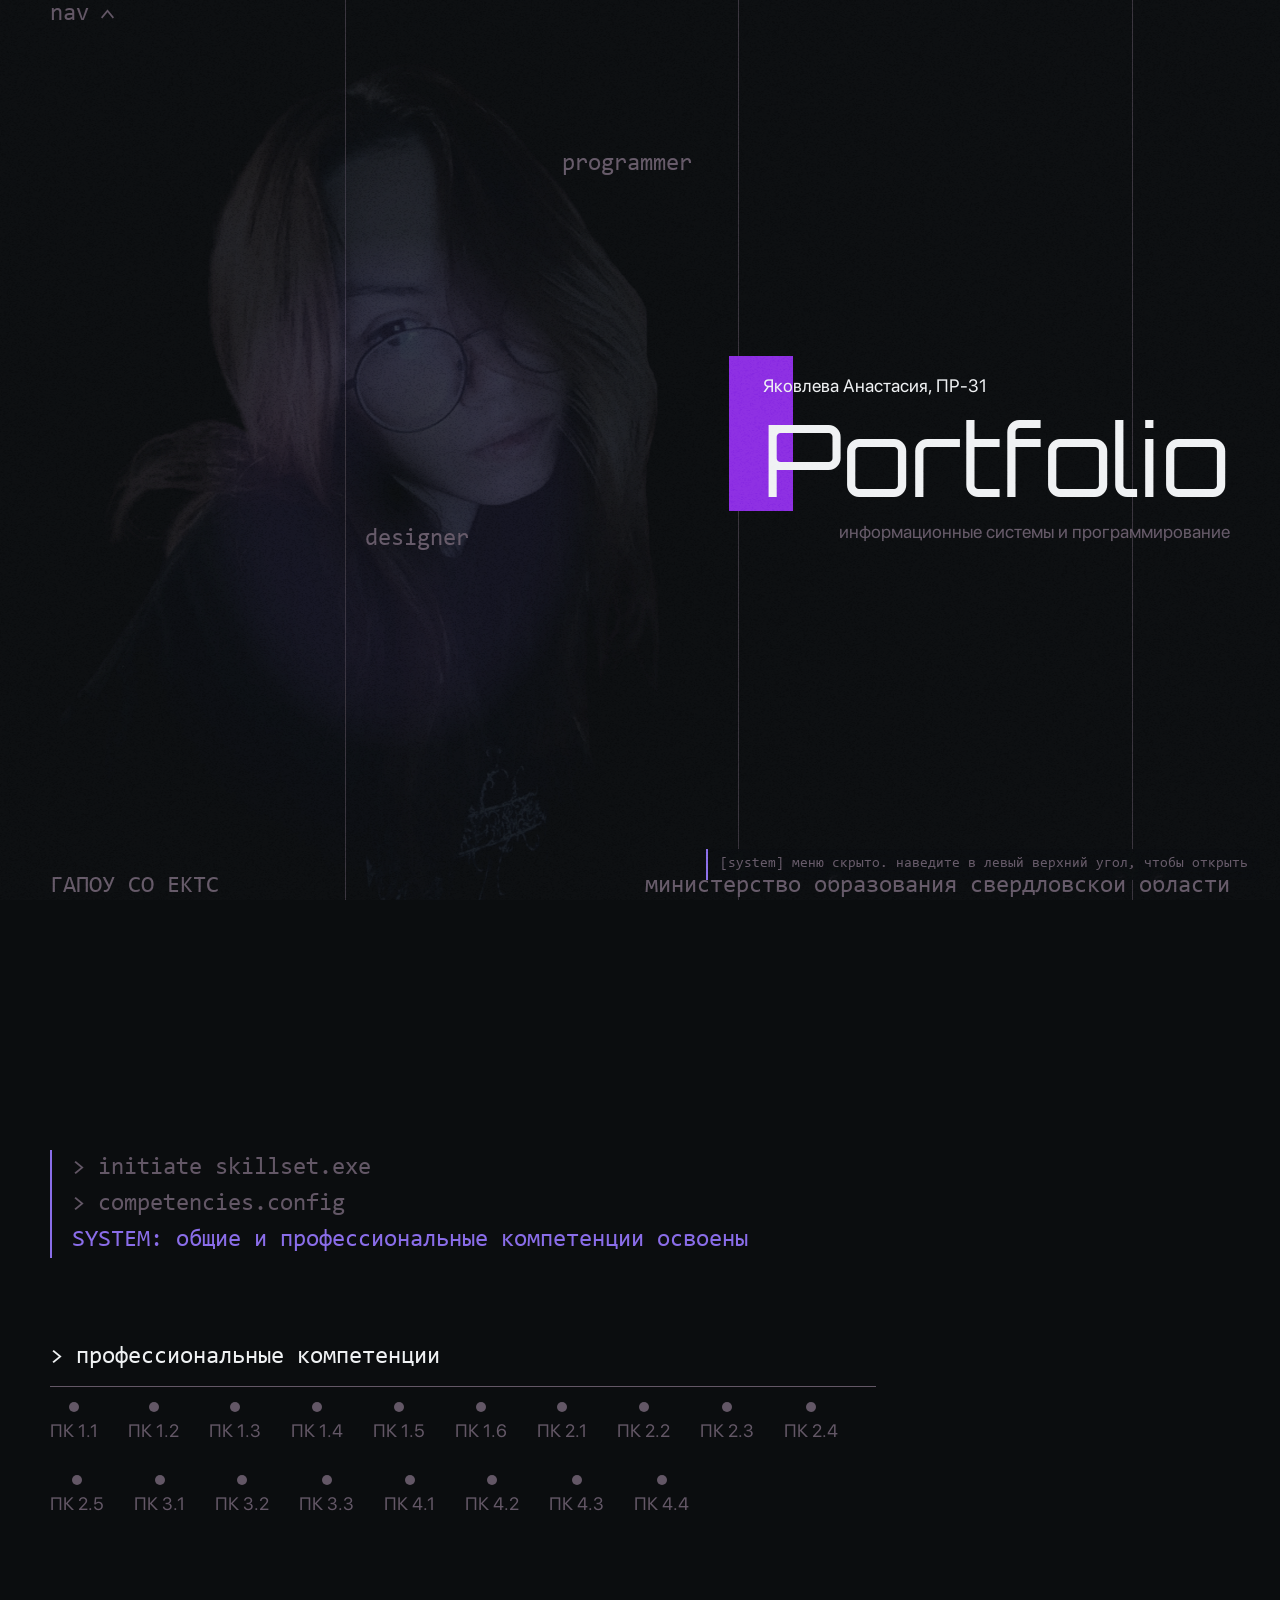
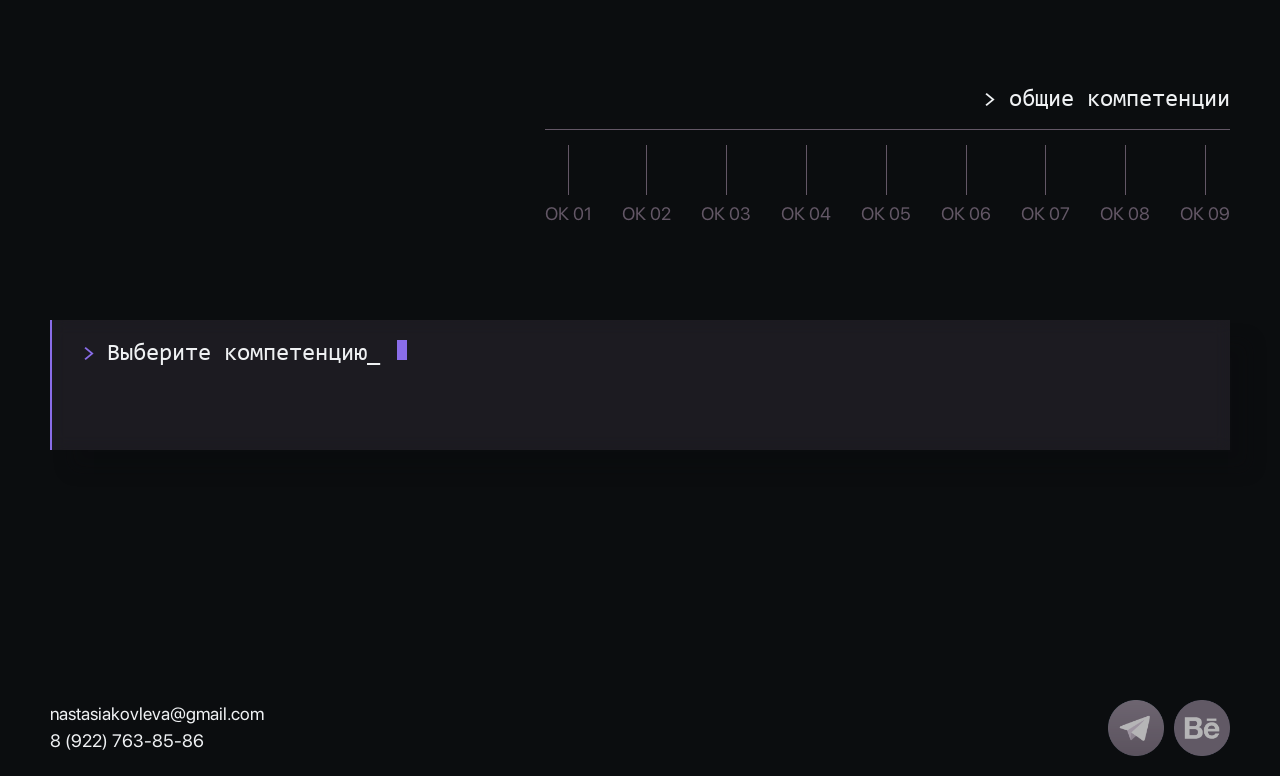
<file: index.html>
<!DOCTYPE html>
<html lang="ru">
<head>
    <meta charset="UTF-8">
    <meta name="viewport" content="width=device-width, initial-scale=1.0">
    <link rel="stylesheet" href="css/style.css">
    <link rel="stylesheet" href="css/main-style.css">
    <title>Главная</title>
</head>
<body>
    <main>
        <div class="nav">
            <p class="text nav-arrow">nav</p>
            <div class="menu">
                <a class="text" href="index.html"><span>> main</span></a>
                <a class="text" href="./pages/about.html">> about</a>
                <a class="text" href="./pages/achievments.html">> achievments</a>
                <a class="text" href="./pages/works.html">> works</a>
                <a class="text" href="./pages/documents.html">> documents</a>
                <a class="text" href="./pages/patriot.html">> patriot</a>
            </div>
        </div>
        
        <div class="line"></div>
        <div class="line"></div>
        <div class="line"></div>
        
        <img id="main-photo" src="./img/main photo.png" alt="Anastasia"/>

        <div class="title-block">
            <div class="title">
                <div class="rect"></div>
                <p class="small-text">Яковлева Анастасия, ПР-31</p>
                <h1>Portfolio</h1>
            </div>
            <p class="small-text" id="is">информационные системы и программирование</p>
        </div>

        <p class="text" id="top">programmer</p>
        <p class="text" id="bot">designer</p>

        <p class="text" id="left-bottom">ГАПОУ СО ЕКТС</p>
        <p class="text" id="right-bottom">министерство образования свердловской области</p>
    </main>

    <section class="section-competencies">
        <div class="system-header">
            <p class="text">> initiate skillset.exe</p>
            <p class="text">> competencies.config</p>
            <p class="text">SYSTEM: общие и профессиональные компетенции освоены</p>
        </div>

        <div class="competencies-container" id="competenciesContainer">
            <!-- сюда из js подгружаются ок и пк  -->
        </div>

        <div class="terminal-panel glass-panel" id="terminal">
            <div class="terminal-line">
                <span class="prompt text">></span>
                <span class="competence-output text">Выберите компетенцию_</span>
                <span class="cursor"></span>
            </div>
        </div>
    </section> 

    <footer>
        <div class="contacts">
            <p class="small-text">nastasiakovleva@gmail.com</p>
            <p class="small-text">8 (922) 763-85-86</p>
        </div>
        <div class="social">
            <a href="https://t.me/nnstessee" class="social-icon tg"></a>
            <a href="https://www.behance.net/nnstessee" class="social-icon bh"></a>
        </div>
    </footer> 

    <script src="./js/animation-script.js"></script>
    <script src="./js/menu-script.js"></script>
    <script src="./js/competencies-script.js"></script>
    <script src="./js/hint-script.js"></script>
    <script>hint('.section-competencies', "[system] меню скрыто. наведите в левый верхний угол, чтобы открыть")</script>
</body>
</html>
</file>
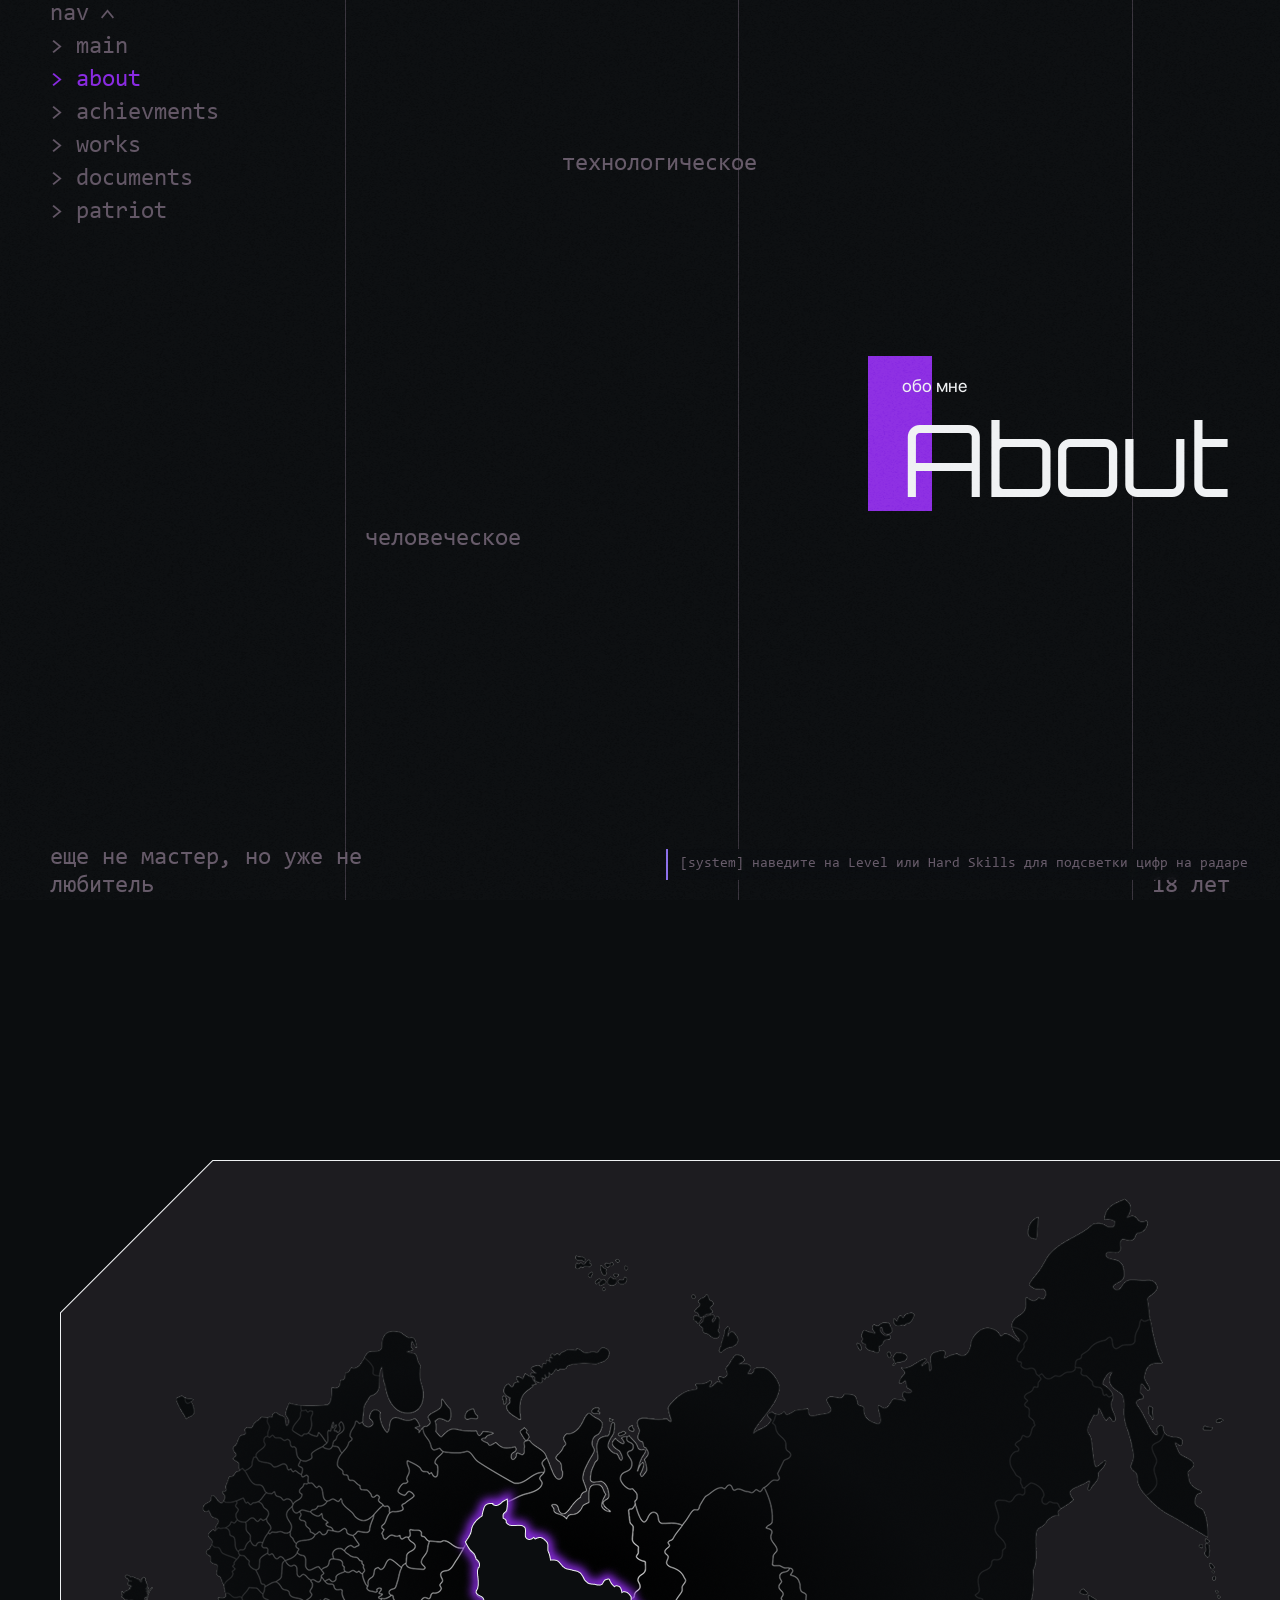
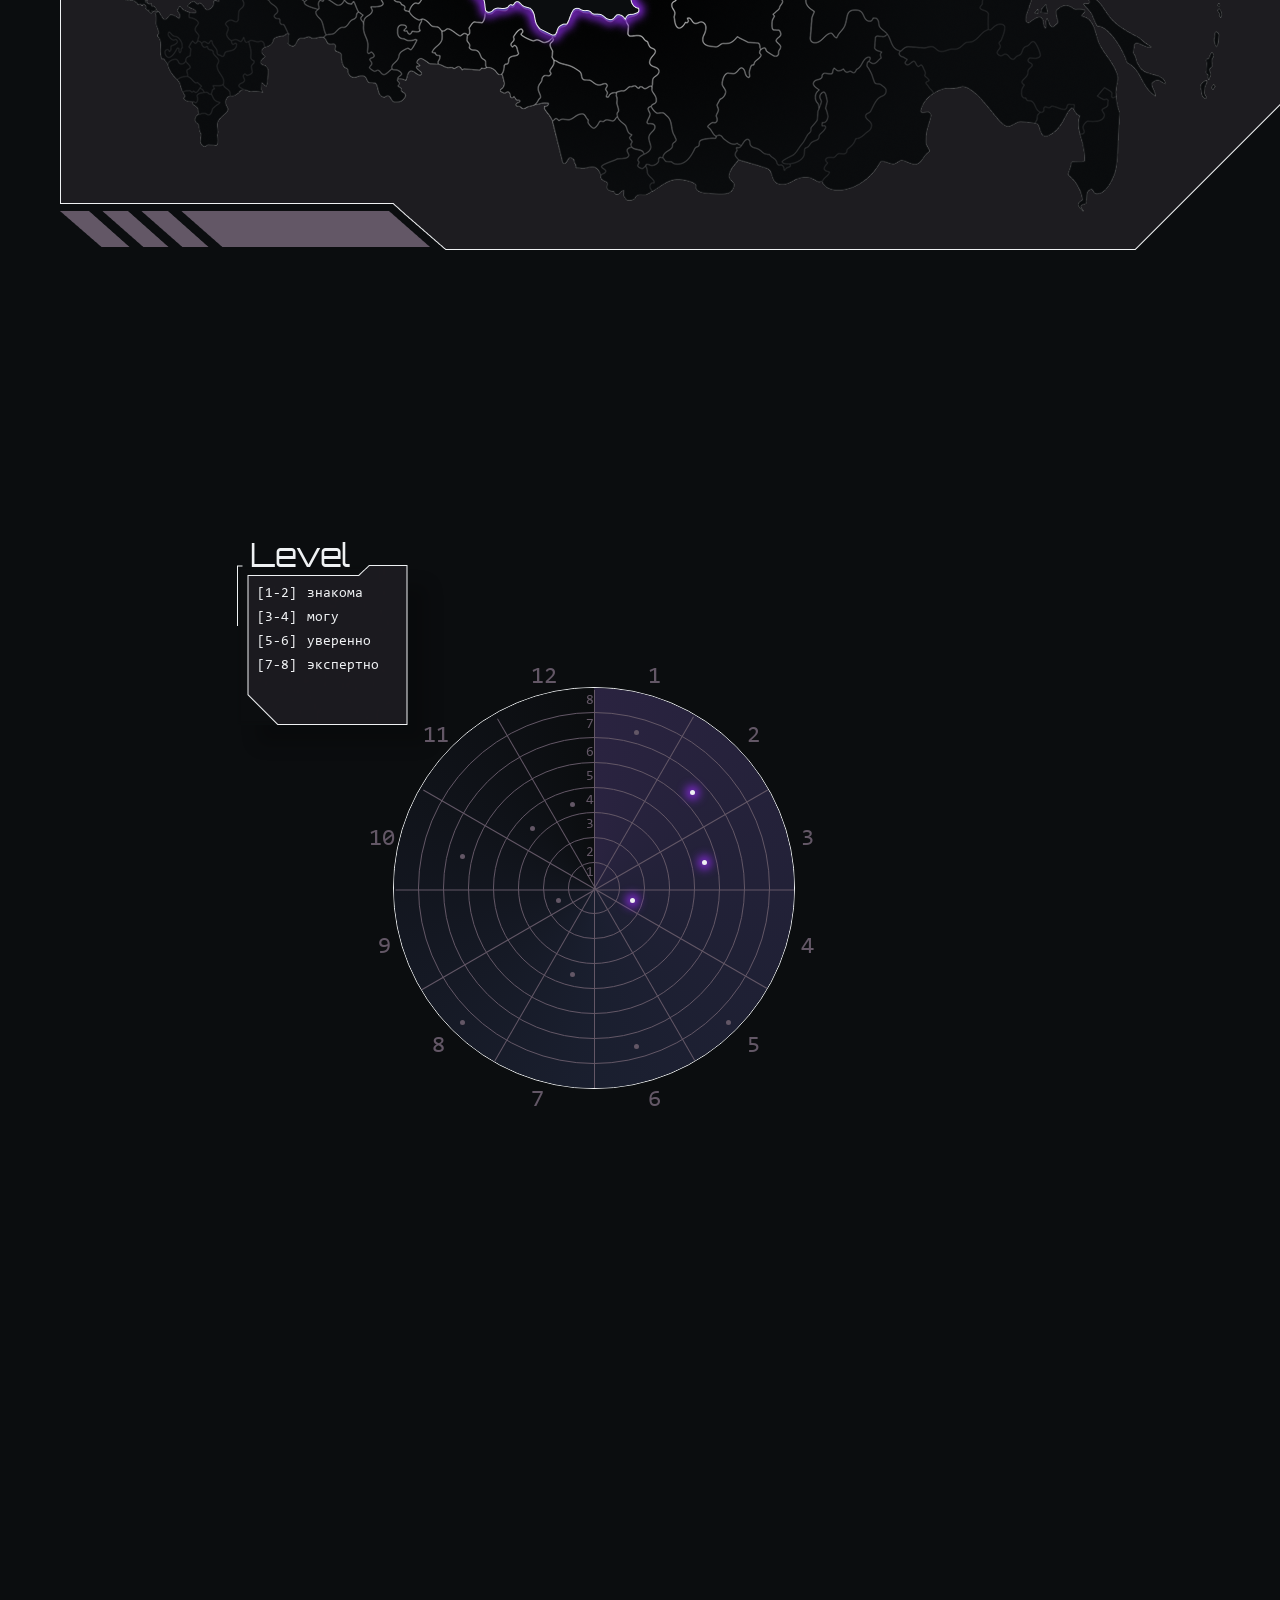
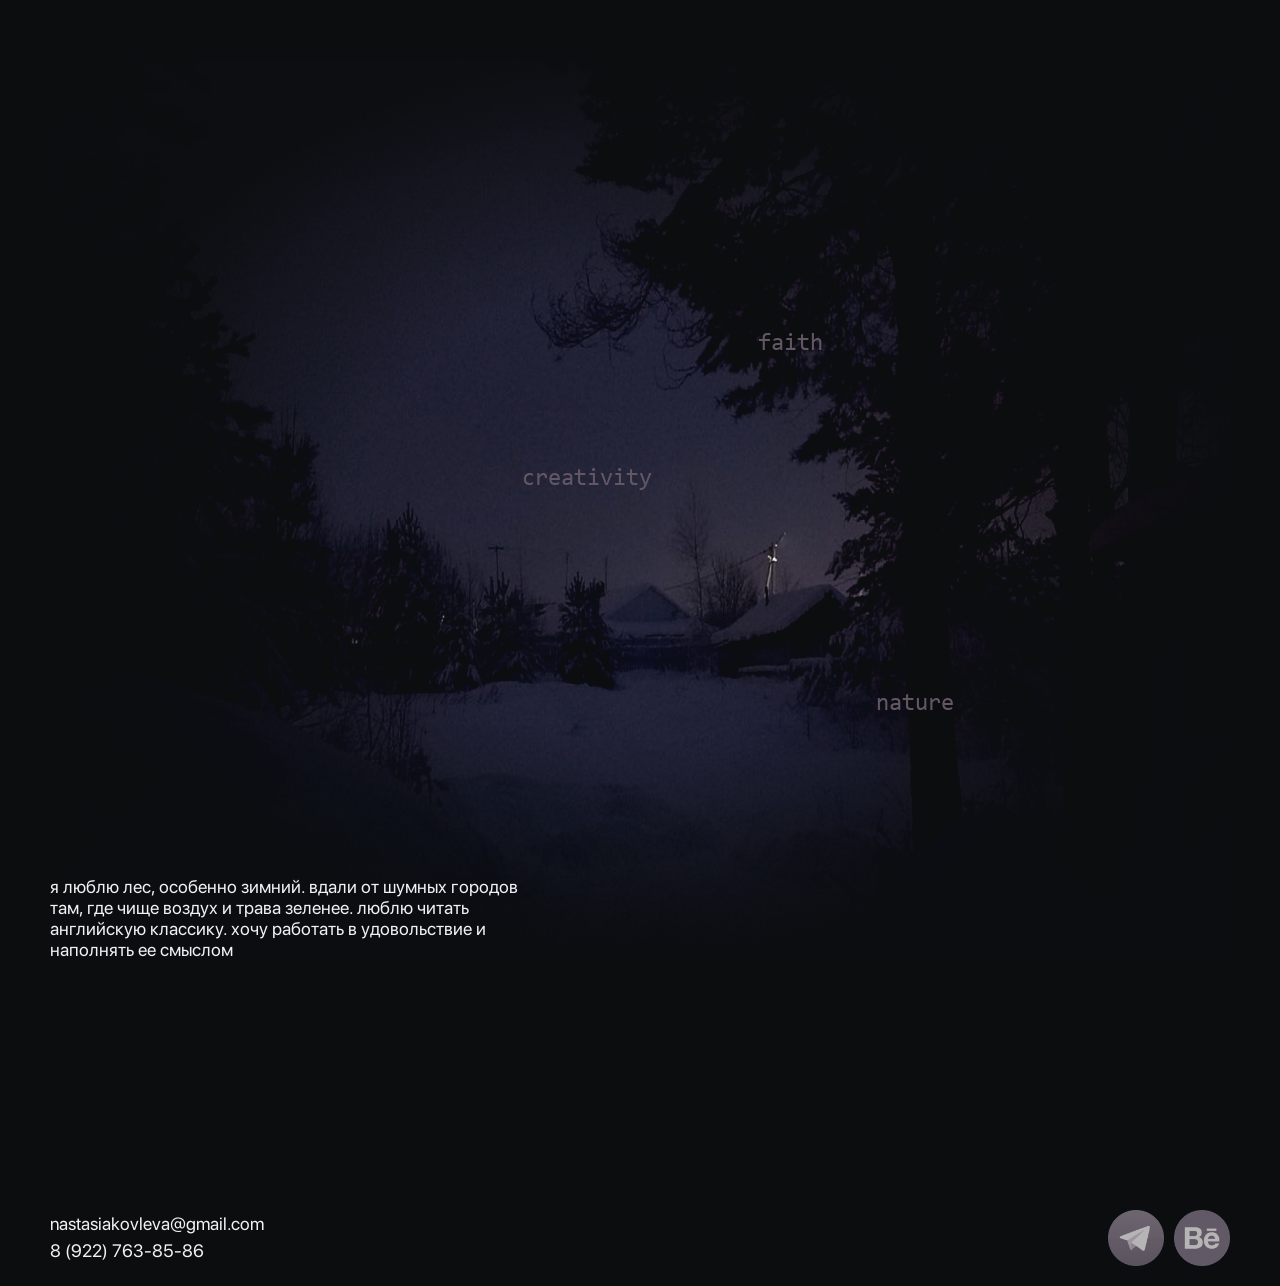
<file: pages/about.html>
<!DOCTYPE html>
<html lang="ru">
<head>
    <meta charset="UTF-8">
    <meta name="viewport" content="width=device-width, initial-scale=1.0">
    <link rel="stylesheet" href="../css/style.css">
    <link rel="stylesheet" href="../css/about-style.css">
    <title>О себе</title>
</head>
<body>
    <main>
        <div class="nav">
            <p class="text nav-arrow">nav</p>
            <div class="menu">
                <a class="text" href="../index.html">> main</a>
                <a class="text" href="about.html"><span>> about</span></a>
                <a class="text" href="achievments.html">> achievments</a>
                <a class="text" href="works.html">> works</a>
                <a class="text" href="documents.html">> documents</a>
                <a class="text" href="patriot.html">> patriot</a>
            </div>
        </div>

        <div class="line"></div>
        <div class="line"></div>
        <div class="line"></div>

        <div class="title-block">
            <div class="title">
                <div class="rect"></div>
                <p class="small-text">обо мне</p>
                <h1>About</h1>
            </div>
        </div>

        <p class="text" id="top">технологическое</p>
        <p class="text" id="bot">человеческое</p>

        <p class="text" id="left-bottom">еще не мастер, но уже не любитель</p>
        <p class="text" id="right-bottom">18 лет</p>
    </main>
    
    <section class="map-section">
        <div class="map-panel panel">
            <div class="map-container">
                <img src="../img/backgrounds/map-panel.png" alt="map" class="bg">
            </div>
            
            <h2>Russia Map</h2>

            <div class="point active"></div>
            <div class="point active"></div>
            <div class="point active"></div>
            
            <svg class="lines" viewBox="0 0 1005 805" preserveAspectRatio="none">  
                <polyline points="1,355 1,180 127,1 490,1" class="panel-line"/>
                <polyline points="880,1 1001,1 1001,270" class="panel-line"/>
                <polyline points="877,801 1001,627" class="panel-line"/>
                <circle cx="1001" cy="627" r="3" fill="#EFF1F3"/>
                <polyline points="877,802 690,802" class="panel-line"/>
                <circle cx="690" cy="802" r="3" fill="#EFF1F3"/>

                <polyline points="343,430 343,244 210,244" class="city-line"/>
                <polyline points="385,460 385,310 530,310" class="city-line"/>
                <polyline points="310,535 310,645 160,645" class="city-line"/>
            </svg>

            <div class="city">
                <p class="small-text">Алябьевский</p>
                <p class="smallest-text">spawn point</p>
            </div>
            <div class="city">
                <p class="small-text">Ханты-Мансийск</p>
                <p class="smallest-text">region capital</p>
            </div>
            <div class="city">
                <p class="small-text">Екатеринбург</p>
                <p class="smallest-text">current session</p>
            </div>
        </div>
        <div class="data-panel-container panel">
            <div class="data-panel">
                <div class="data-container">
                    <img src="../img/backgrounds/data-panel.png" alt="data" class="bg">
                </div>
                
                <h3>Data</h3>
                
                <svg class="lines" viewBox="0 0 315 400" preserveAspectRatio="none">  
                    <polyline points="1,120 1,20 20,20" class="panel-line"/>
                    <polyline points="255,1 312,1 312,105 295,120 295,167 312,185 312,300" class="panel-line"/>
                    <polyline points="45,398 3,360" class="panel-line"/>
                    <circle cx="3" cy="360" r="3" fill="#EFF1F3"/>
                    <polyline points="45,398 120,398" class="panel-line"/>
                    <circle cx="120" cy="398" r="3" fill="#EFF1F3"/>

                    <circle cx="310" cy="123" r="3" fill="#635766"/>
                    <circle cx="310" cy="143" r="3" fill="#635766"/>
                    <circle cx="310" cy="163" r="3" fill="#635766"/>
                </svg>

                <div class="data-content">
                    <p class="smallest-text">[04.12.2007]</p>
                    <p class="smallest-text">день рождения</p>
                    <p class="smallest-text">[2014-2023]</p>
                    <p class="smallest-text">МБОУ Алябьевская СОШ</p>
                    <p class="smallest-text">[2023-2027]</p>
                    <p class="smallest-text">ГАПОУ СО ЕКТС</p>
                    <p class="smallest-text">[676]</p>
                    <p class="smallest-text">км от дома</p>
                    <p class="smallest-text">[165]</p>
                    <p class="smallest-text">рост</p>
                    <p class="smallest-text">[45]</p>
                    <p class="smallest-text">вес</p>
                </div>
                <p class="smallest-text desc">[status] active</p>
            </div>
        </div>
    </section>

    <section class="skills-section">
        <div class="lvl-panel-container panel">
            <h4>Level</h4>
            <div class="lvl-panel">
                <div class="data-container">
                    <img src="../img/backgrounds/lvl-panel.png" alt="lvl" class="bg">
                </div>
                <div class="data-content">
                    <p class="smallest-text">[1-2]</p>
                    <p class="smallest-text">знакома</p>
                    <p class="smallest-text">[3-4]</p>
                    <p class="smallest-text">могу</p>
                    <p class="smallest-text">[5-6]</p>
                    <p class="smallest-text">уверенно</p>
                    <p class="smallest-text">[7-8]</p>
                    <p class="smallest-text">экспертно</p>
                </div>
            </div>
        </div>

        <div class="radar-container">
            <div class="skill-nums">
                <p class="text">1</p>
                <p class="text">2</p>
                <p class="text">3</p>
                <p class="text">4</p>
                <p class="text">5</p>
                <p class="text">6</p>
                <p class="text">7</p>
                <p class="text">8</p>
                <p class="text">9</p>
                <p class="text">10</p>
                <p class="text">11</p>
                <p class="text">12</p>
            </div>
            <div class="radar">
                <div class="radar-grid">
                    <div class="radar-ring"></div>
                    <div class="radar-ring"></div>
                    <div class="radar-ring"></div>
                    <div class="radar-ring"></div>
                    <div class="radar-ring"></div>
                    <div class="radar-ring"></div>
                    <div class="radar-ring"></div>
                </div>
    
                <div class="radar-sectors">
                    <div class="radar-line"></div>
                    <div class="radar-line"></div>
                    <div class="radar-line"></div>
                    <div class="radar-line"></div>
                    <div class="radar-line"></div>
                    <div class="radar-line"></div>
                </div>
    
                <div class="radar-nums">
                    <p class="smallest-text">8</p>
                    <p class="smallest-text">7</p>
                    <p class="smallest-text">6</p>
                    <p class="smallest-text">5</p>
                    <p class="smallest-text">4</p>
                    <p class="smallest-text">3</p>
                    <p class="smallest-text">2</p>
                    <p class="smallest-text">1</p>
                </div>
    
                <div class="radar-points-grid">
                    <div class="point active"></div>
                    <div class="point active"></div>
                    <div class="point active"></div>
                    <div class="point inactive"></div>
                    <div class="point inactive"></div>
                    <div class="point inactive"></div>
                    <div class="point inactive"></div>
                    <div class="point inactive"></div>
                    <div class="point inactive"></div>
                    <div class="point inactive"></div>
                    <div class="point inactive"></div>
                    <div class="point inactive"></div>
                </div>
            </div>
        </div>

        <div class="hard-panel-container panel">
            <h4>Hard Skills</h4>
            <div class="hard-panel">
                <div class="data-container">
                    <img src="../img/backgrounds/skills-panel.png" alt="skills" class="bg">
                </div>
                <div class="data-content">
                    <p class="text">Code</p>
                    <p class="text">Front</p>
                    <p class="text">Back</p>

                    <p class="smallest-text">[1]</p>
                    <p class="smallest-text">c#</p>
                    <p class="smallest-text">[5]</p>
                    <p class="smallest-text">html</p>
                    <p class="smallest-text">[9]</p>
                    <p class="smallest-text">php</p>
                    <p class="smallest-text">[2]</p>
                    <p class="smallest-text">kotlin</p>
                    <p class="smallest-text">[6]</p>
                    <p class="smallest-text">css</p>
                    <p class="smallest-text">[10]</p>
                    <p class="smallest-text">sql</p>
                    <p class="smallest-text">[3]</p>
                    <p class="smallest-text">c++</p>
                    <p class="smallest-text">[7]</p>
                    <p class="smallest-text">java script</p>
                    <p class="smallest-text">[11]</p>
                    <p class="smallest-text">api/json</p>
                    <p class="smallest-text">[4]</p>
                    <p class="smallest-text">python</p>
                    <p class="smallest-text">[8]</p>
                    <p class="smallest-text">figma</p>
                    <p class="smallest-text">[12]</p>
                    <p class="smallest-text">git</p>
                </div>
            </div>
        </div>

        <div class="mind-panel-container panel">
            <h4>Mind</h4>
            <div class="mind-panel">
                <div class="data-container">
                    <img src="../img/backgrounds/mind-panel.png" alt="mind" class="bg">
                </div>
                <div class="data-content" id="mind"> </div>
            </div>
        </div>

        <div class="social-panel-container panel">
            <h4>Social</h4>
            <div class="social-panel">
                <div class="data-container">
                    <img src="../img/backgrounds/social-panel.png" alt="social" class="bg">
                </div>
                <div class="data-content" id="social"> </div>
            </div>
        </div>
    </section>

    <section class="humanity-section">
        <img src="../img/backgrounds/about-bg.png" alt="forest">
        <p class="text">faith</p>
        <p class="text">creativity</p>
        <p class="text">nature</p>
        <p class="small-text">я люблю лес, особенно зимний. вдали от шумных городов там, где чище воздух и трава зеленее. люблю читать английскую классику. хочу работать в удовольствие и наполнять ее смыслом</p>
    </section>

    <footer>
        <div class="contacts">
            <p class="small-text">nastasiakovleva@gmail.com</p>
            <p class="small-text">8 (922) 763-85-86</p>
        </div>
        <div class="social">
            <a href="https://t.me/nnstessee" class="social-icon tg"></a>
            <a href="https://www.behance.net/nnstessee" class="social-icon bh"></a>
        </div>
    </footer>

    <script src="../js/animation-script.js"></script>
    <script src="../js/menu-script.js"></script>
    <script src="../js/data.js"></script>
    <script src="../js/animation-about-script.js"></script>
    <script src="../js/hint-script.js"></script>
    <script>hint('.skills-section', "[system] наведите на Level или Hard Skills для подсветки цифр на радаре", animateSkillsSection);</script>
</body>
</html>
</file>
<file: css/style.css>
*{
    margin: 0;
    padding: 0;
    transition: 0.5s;
}

@font-face {
    font-family: 'Orbitron';
    src: url('../fonts/Orbitron.ttf');
}
@font-face {
    font-family: 'SF Pro Display';
    src: url('../fonts/SF-Pro-Display-Regular.otf');
}
@font-face {
    font-family: 'Consolas';
    src: url('../fonts/consolas.ttf');
}

body{
    padding: 0 100px 50px 100px;
    background-color: #0B0D0F;
    color: #EFF1F3;
    position: relative;
    display: flex;
    flex-direction: column;
    gap: 250px;
    
}
body::before{
    content: "";
    position: fixed;
    width: 100%; 
    height: 100%;
    top: 0;
    left: 0;
    background-image: url('../img/backgrounds/noise.png');
    opacity: 0.1;
    mix-blend-mode: soft-light;
    background-repeat: repeat;
    background-size: auto;
    z-index: 10;
    pointer-events: none;
}

section{
    height: 100vh;
    box-sizing: border-box;
}

main{
    height: 100vh;
    display: grid;
    grid-template-columns: repeat(12, minmax(60px, 1fr));
    grid-template-rows: repeat(12, minmax(60px, 1fr));
    position: relative;
}
main .text{
    color: #635766;
}
.nav{
    position: fixed;
    top: 50;
    left: 100;
    z-index: 10;
}
.nav, .menu{
    display: flex;
    flex-direction: column;
    gap: 5px;
    grid-row: 1/3;
    grid-column: 1/3;
}
.nav-arrow{
    cursor: pointer;
}
.nav-arrow::after {
    content: '>';
    display: inline-block;
    transform: var(--arrow-dir);
    margin-left: 12px;
}
.nav-arrow:hover{
    opacity: 1 !important;
}
.nav p:hover, .menu a:hover{
    color: #EFF1F3;
}

h1{
    font-family: 'Orbitron';
    font-size: 100px;
    font-weight: 400;
}
h2{
    font-family: 'Orbitron';
    font-size: 64px;
    font-weight: 400;
}
h3{
    font-family: 'Orbitron';
    font-size: 48px;
    font-weight: 400;
}
h4{
    font-family: 'Orbitron';
    font-size: 32px;
    font-weight: 400;
}
.big-text{
    font-family: 'SF Pro Display';
    font-size: 32px;
    font-weight: 400;
}
.text{
    font-family: 'Consolas';
    font-size: 24px;
    font-weight: 400;
}
.small-text, .code{
    font-family: 'SF Pro Display';
    font-size: 18px;
    font-weight: 400;
}
.smallest-text{
    font-family: 'Consolas';
    font-size: 14px;
    font-weight: 400;
    line-height: 135%;
}
span, .btn{
    color: #8A2BE2;
}
a{
    color: #EFF1F3;
    text-decoration: none;
}

.title-block{
    grid-column: 8/-1;
    grid-row: 6/8;
    position: relative;
    display: flex;
    flex-direction: column;
    align-items: flex-end;
}
.title-block p, .title-block h1{
    position: relative;
    z-index: 2;
}
.title{
    display: flex;
    flex-direction: column;
    align-items: flex-start;
    position: relative;
}
.rect{
    width: 64px;
    height: 155px;
    background-color: #8A2BE2;
    position: absolute;
    right: 100%;
    margin-right: -30px;
    bottom: 10px;
}

#right-bottom{
    grid-column: 6/-1;
    grid-row: 12;
    text-align: right;
    align-self: end;
}
#left-bottom{
    grid-column: 1/5;
    grid-row: 12;
    align-self: end;
}
#top{
    grid-column: 6/8;
    grid-row: 3;
    margin-left: 20px;
}
#bot{
    grid-column: 4;
    grid-row: 8;
    margin-left: 20px;
}

.line{
    width: 1px;
    height: 100vh;
    background-color: #63576680;
    position: absolute;
}
.line:nth-child(2){
    grid-column: 4;
}
.line:nth-child(3){
    grid-column: 8;
}
.line:nth-child(4){
    grid-column: 12;
}

.glass-panel{
    background-color: #63576633;
    backdrop-filter: blur(8px) saturate(180%);
    -webkit-backdrop-filter: blur(8px) saturate(180%);
    box-shadow: 20px 20px 15px #0B0D0F40;
}

.system-header {
    color: #635766;
    line-height: 1.5;
    border-left: 2px solid #8A6DE9;
    padding-left: 20px;
    height: auto;
    position: absolute;
    left: 0;
    top: 0;
}

.system-header p:last-child {
    color: #8A6DE9;
}

footer{
    display: flex;
    justify-content: space-between;
}
.contacts{
    line-height: 1.5;
}
.social{
    display: flex;
    gap: 10px;
}
.social-icon{
    width: 56px;
    height: 56px;
}
.tg {
    background: url('../img/icons/status=Default,media=Telegram.png') no-repeat center/contain;
}
.tg:hover {
    background: url('../img/icons/status=Hover,media=Telegram.png') no-repeat center/contain;
}
.bh {
    background: url('../img/icons/status=Default,media=Behance.png') no-repeat center/contain;
}

.bh:hover {
    background: url('../img/icons/status=Hover,media=Behance.png') no-repeat center/contain;
}


@keyframes dropDown{
    from {
        opacity: 0;
        transform: translateY(-20px);
        visibility: hidden;
    }
    to {
        opacity: 1;
        transform: translateY(0);
        visibility: visible;
    }
}
@keyframes dropUp{
    from {
        opacity: 1;
        transform: translateY(0);
        visibility: visible;
    }
    to {
        opacity: 0;
        transform: translateY(-20px);
        visibility: hidden;
    }
}

.nav, #main-photo, .title-block, #top, #bot{
    opacity: 0;
}

.modal{
    display: none;
    position: fixed;
    top: 0;
    left: 0;
    width: 100%;
    height: 100%;
    z-index: 10;
    background: #00000080;
    justify-content: center;
    align-items: center;
    cursor: zoom-out;
}

.modal img{
    max-width: 90%;
    max-height: 90%;
    object-fit: contain;
}

.modal.show{
    display: flex;
}

.system-hint {
    position: fixed;
    bottom: 20px;
    right: 20px;
    color: #635766;
    background: rgba(11, 13, 15, 0.8);
    padding: 6px 12px;
    border-left: 2px solid #8A6DE9;
    backdrop-filter: blur(4px);
    pointer-events: none;
    animation: pulse linear 1s infinite;
}
.panel {
    scroll-margin-top: 100px;
}
.links{
    display: flex;
    gap: 10px;
}

@keyframes fadeInUp{
    to {
        opacity: 1;
    }
}
@keyframes pulse {
    from{
        border-left: 2px solid #635766;
    }
    to{
        border-left: 2px solid #8A6DE9;
    }
}

@media (min-width: 1280px) {
    body{
        padding: 0 50px 20px 50px;
    }
}
@media (min-width: 1440px) {
    body{
        padding: 0 100px 50px 100px;
    }
}
@media (min-width: 1920px) {
    body{
        padding: 0 200px 50px 200px;
    }
}
@media (max-width: 768px){
    body{
        padding: 10px;
        gap: 150px;
    }
    section, main {
        height: 99vh;
    }
    main{
        width: 100%;
        min-width: 100%;
        grid-template-columns: repeat(4,  minmax(75px, 1fr)) ;
        grid-template-rows: repeat(12,  minmax(75px, 1fr));
    }
    h1{
        font-size: 50px;
        line-height: 100px;
    }
    h2{
        font-size: 36px;
    }
    h3 , h4{
        font-size: 28px;
    }
    .big-text, .text{
        font-size: 18px;
    }
    .small-text, .code{
        font-size: 14px;
    }
    .smallest-text{
        font-size: 12px;
    }
    .title-block{
        grid-column: 2/5;
        grid-row: 9/10;
        margin-top: 30px;
    }
    .rect{
        width: 45px;
        height: 94px;
    }
    .title p{
        position: absolute;
    }
        
    #right-bottom{
        grid-column: 2/5;
        grid-row: 12;
        text-align: right;
        align-self: end;
    }
    #left-bottom{
        grid-column: 1/3;
        grid-row: 12;
        align-self: end;
    }
    #top{
        grid-column: 3/5;
        grid-row: 4;
        margin-left: 0;
        margin-left: 50px;
    }
    #bot{
        grid-column: 2;
        margin-left: -20px;
    }
    .line{
        grid-column: 1;
        display: none;
    }
    .social-icon{
        width: 42px;
        height: 42px;
    }

    .system-header {
        line-height: 1.3;
        padding-left: 15px;
    }
}
</file>
<file: css/main-style.css>
main img{
    height: 100%;
    grid-column: 2/8;
    position: absolute;
    right: 0;
    mix-blend-mode: lighten;
    pointer-events: none;
}

#is{
    text-align: right;
    align-self: end;
    color: #635766;
}


.section-competencies{
    position: relative;
    display: grid;
    grid-template-columns: repeat(12, minmax(60px, 1fr));
    grid-template-rows: repeat(8, minmax(60px, 1fr));
}

.competencies-container {
    grid-row: 3/8;
    grid-column: 1/-1;
    display: flex;
    flex-direction: column;
    justify-content: space-between;
    z-index: 1;
}

.system-header{
    grid-row: 1;
    grid-column: 1/-1;
}

.section-pc, .section-ok{
    min-width: 50%;
    max-width: 70%;
    display: flex;
    flex-direction: column;
    gap: 15px;
}
.section-ok{
    min-width: 45%;
    max-width: 65%;
    text-align: right;
}
.section{
    width: 100%;
    display: flex;
    justify-content: right;
}

hr{
    width: 100%;
    height: 1px;
    background-color: #635766;
    border: none;
}

.list {
    display: flex;
    flex-wrap: wrap;
    gap: 34px 30px;
    align-items: flex-end;
}
.section-ok .list{
    justify-content: right;
}

.list-item {
    display: flex;
    flex-direction: column;
    align-items: center;
    cursor: pointer;
    transition: all 0.05s ease;
    position: relative;
}

.marker {
    width: 1px;
    height: 50px;
    background-color: #635766;
    margin-bottom: 8px;
    transition: all 0.05s ease;
}
.section-pc .marker {
    width: 10px;
    height: 10px;
    border-radius: 50%;
    background-color: #635766;
}

.list-item:hover .marker {
    background-color: #EFF1F3;
    box-shadow: 0 0 10px #8A6DE9;
}
.section-pc .list-item:hover .marker {
    width: 12px;
    height: 12px;
}

.list-item .code {
    color: #635766;
    transition: color 0.05s;
}
.list-item:hover .code {
    color: #EFF1F3;
}

.terminal-panel {
    grid-row: 9;
    grid-column: 1/-1;
    border-left: 2px solid #8A6DE9;
    padding: 20px 30px;
    color: #EFF1F3;
    min-height: 130px;  
    box-sizing: border-box;
}
.terminal-line {
    display: flex;
    align-items: baseline;
    gap: 12px;
}
.prompt {
    color: #8A6DE9;
}

.competence-output {
    color: #EFF1F3;
    word-break: break-word;
}

.cursor {
    width: 10px;
    height: 20px;
    background-color: #8A6DE9;
    margin-left: 5px;
    animation: blink 1.2s step-end infinite;
}

@keyframes blink {
    0%, 100% { opacity: 1; }
    50% { opacity: 0; }
}

@media (max-width: 768px){
    main img{
        grid-column: 1/-1;
        width: 100%;
        max-width: 100%;
        height: auto;
        top: 20%;
    }
    #is{
        width: 58%;
        position: absolute;
        bottom: -75px;
    }
    .terminal-panel{
        grid-row: 12;
        height: auto;
        min-height: auto;
        padding: 10px;
        
    }
    .section-competencies{
        grid-template-columns: repeat(4,  minmax(75px, 1fr));
        grid-template-rows: repeat(11,  minmax(75px, 1fr)) auto;
    }
    .section-pc, .section-ok{
        min-width: 60%;
        max-width: 85%;
        gap: 10px;
    } 
    .competencies-container {
        grid-row: 3/11;
        margin-top: 30px;
    }
    .list {
        gap: 25px 20px;
    }
}
@media (max-width: 400px){
    #is{
        width: 65%;
    }
    
}
@media (max-width: 320px){
    #is{
        width: 75%;
    }
}
</file>
<file: css/about-style.css>
img{
    pointer-events: none;
}


.map-section{
    height: auto;
    position: relative;
}

.panel{
    opacity: 0;
}

.map-panel{
    width: 80%;
    justify-self: end;
    position: relative;
}
.map-panel h2{
    opacity: 0;
    position: absolute;
    top: -65px;
    right: 14%;
}

.map-container, .data-container{
    display: flex;
    padding: 10px;
    margin-right: 3px;
}

.bg{
    opacity: 0;
    object-fit: contain;
    max-height: 90%;
    max-width: stretch;
    transform: translateY(20px);
    transition: opacity 0.5s ease, transform 0.5s ease;
}

.data-panel-container{
    width: auto;
    position: absolute;
    top: 23%;
    left: 3%;
}

.data-panel{
    position: relative;
}
.data-panel p{
    opacity: 0;
}
.data-container img{
    box-shadow: 20px 20px 15px #00000033;
    backdrop-filter: blur(2px);
}
.data-panel h3{
    position: absolute;
    top: -30px;
    left: 8%;
}

.data-content{
    position: absolute;
    top: 50px;
    left: 30px;
    display: grid;
    grid-template-columns: auto auto;
    grid-template-rows: repeat(6, auto);
    gap: 10px;
}
.skills-section .data-content{
    opacity: 0;
    transform: translateY(20px);
    transition: opacity 0.5s ease, transform 0.5s ease;
}
h3, h4{
    opacity: 0;
    transform: translateY(20px);
    transition: opacity 0.5s ease, transform 0.5s ease;
}

.desc{
    opacity: 0;
    color: #635766;
    position: absolute;
    bottom: 20px;
    right: 22px;
}
circle{
    opacity: 0;
}
.point{
    width: 3px;
    height: 3px;
    border-radius: 50%;
}
.point.active{
    background-color: #EFF1F3;
    box-shadow: 0px 0px 10px 4px #8A2BE2;
}
.point.inactive{
    background-color: #635766;
    box-shadow: none;
}

.map-panel .point{
    opacity: 0;
    position: absolute;
    left: 34%;
    top: 55%;
}
.map-panel .point:nth-child(4){
    width: 5px;
    height: 5px;
    left: 38%;
    top: 59%;
    box-shadow:  0px 0px 15px 6px #8A2BE2;
}
.map-panel .point:nth-child(5){
    width: 7px;
    height: 7px;
    left: 30.5%;
    top: 64%;
    box-shadow:  0px 0px 20px 8px #8A2BE2;
}

.lines {
    position: absolute;
    top: 0;
    left: 0;
    width: 100%;
    height: 100%;
}

polyline {
    stroke: #EFF1F3;
    stroke-width: 1.5;
    fill: none;
    stroke-dasharray: 380;
    stroke-dashoffset: 380;
    transition: stroke-dashoffset 1.2s ease-out;
}
.panel-line {
    stroke-dasharray: 800;
    stroke-dashoffset: 800;
    stroke-width: 1;
}

.city .smallest-text{
    color: #635766;
}

.city {
    opacity: 0;
    position: absolute;
    left: 24%;
    top: 23%;
    text-align: right;
}
.city:nth-child(8){
    left: 38%;
    top: 31%;
    text-align: left;
}
.city:nth-child(9){
    left: 19%;
    top: 81%;
}

.skills-section{
    position: relative;
}
.radar-container{
    position: absolute;
    left: 25%;
    top: 17%;
    display: flex;
    align-items: center;
    justify-content: center;
}
.radar{
    grid-column: 2 / span 16;
    grid-row: 2 / span 16;
    width: 500px;
    height: 500px;
    border-radius: 50%;
    border: 1px solid #EFF1F3;
    position: relative;
    overflow: hidden;
    display: flex;
    align-items: center;
    justify-content: center;
}
.radar::before{
    content: '';
    position: absolute;
    top: 0;
    left: 0;
    width: 100%;
    height: 100%;
    background-image: conic-gradient(#2A2340, #1A1F2F 180deg, #0B0D0F 360deg);
    animation: spin 16s linear infinite;
}
.skill-nums p, .radar-nums p{
    color: #635766;
    position: absolute;
}
.skill-nums p:first-child{
    top: 0;
    left: 62%;
}
.skill-nums p:nth-child(2){
    top: 13%;
    left: 84%;
}
.skill-nums p:nth-child(3){
    top: 36%;
    left: 96%;
}
.skill-nums p:nth-child(4){
    top: 60%;
    left: 96%;
}
.skill-nums p:nth-child(5){
    top: 82%;
    left: 84%;
}
.skill-nums p:nth-child(6){
    top: 94%;
    left: 62%;
}
.skill-nums p:nth-child(7){
    top: 94%;
    left: 36%;
}
.skill-nums p:nth-child(8){
    top: 82%;
    left: 14%;
}
.skill-nums p:nth-child(9){
    top: 60%;
    left: 2%;
}
.skill-nums p:nth-child(10){
    top: 36%;
    left: 0;
}
.skill-nums p:nth-child(11){
    top: 13%;
    left: 12%;
}
.skill-nums p:last-child{
    top: 0;
    left: 36%;
}
.radar-nums p{
    left: 48%;
}
.radar-nums p:first-child{
    top: 1%;
}
.radar-nums p:nth-child(2){
    top: 7%;
}
.radar-nums p:nth-child(3){
    top: 14%;
}
.radar-nums p:nth-child(4){
    top: 20%;
}
.radar-nums p:nth-child(5){
    top: 26%;
}
.radar-nums p:nth-child(6){
    top: 32%;
}
.radar-nums p:nth-child(7){
    top: 39%;
}
.radar-nums p:last-child{
    top: 44%;
}
.radar-grid, .radar-sectors{
    position: absolute;
    top: 0;
    left: 0;
    width: 100%;
    height: 100%;
    display: flex;
    align-items: center;
    justify-content: center;
}
.radar-ring {
    border: 1px solid #635766;
    border-radius: 50%;
    position: absolute;
}
.radar-line{
    width: 1px;
    height: 100%;
    background-color: #635766;
    margin-top: 4px;
}
.radar-sectors .radar-line:first-child{
    margin-left: 4px;
}
.radar-sectors .radar-line:nth-child(2){
    margin-left: -2px;
}
.radar-sectors .radar-line:nth-child(6){
    margin-top: 8px;
}

.radar-points-grid{
    position: absolute;
    top: 0;
    left: 0;
    width: 100%;
    height: 100%;
}
.radar-points-grid .point{
    opacity: 1;
    z-index: 2;
    width: 5px;
    height: 5px;
    position: absolute;
}

.radar-points-grid .point:first-child{
    left: 60%;
    top: 10.5%;
}
.radar-points-grid .point:nth-child(2){
    left: 74%;
    top: 25.5%;
}
.radar-points-grid .point:nth-child(3){
    left: 77%;
    top: 43%;
}
.radar-points-grid .point:nth-child(4){
    left: 59%;
    top: 52.5%;
}
.radar-points-grid .point:nth-child(5){
    left: 83%;
    top: 83%;
}
.radar-points-grid .point:nth-child(6){
    left: 60%;
    top: 89%;
}
.radar-points-grid .point:nth-child(7){
    left: 44%;
    top: 71%;
}
.radar-points-grid .point:nth-child(8){
    left: 16.5%;
    top: 83%;
}
.radar-points-grid .point:nth-child(9){
    left: 40.5%;
    top: 52.5%;
}
.radar-points-grid .point:nth-child(10){
    left: 16.5%;
    top: 41.5%;
}
.radar-points-grid .point:nth-child(11){
    left: 34%;
    top: 34.5%;
}
.radar-points-grid .point:last-child{
    left: 44%;
    top: 28.5%;
}
.skills-section .data-content{
    top: 30px;
}
.data-panel .bg{
    opacity: 0;
}
h4{
    position: absolute;
    left: 12%;
    top: -20px;
    z-index: 2;
}
.lvl-panel-container{
    position: absolute;
    left: 15%;
    top: 5%;
    cursor: pointer;
}
.hard-panel .data-content{
    grid-template-columns: repeat(6, auto);
    grid-template-rows: repeat(5, auto);
}
.data-content .text{
    grid-column: span 2;
}
.hard-panel-container{
    position: absolute;
    bottom: 5%;
    cursor: pointer;
}

.mind-panel-container{
    width: 35%;
    position: absolute;
    top: 15%;
    right: 0;
}
.social-panel-container{
    width: 35%;
    position: absolute;
    right: 0;
    top: 50%;
}
#mind, #social{
    width: 100%;
    left: 45px;
    top: 45px;
    grid-template-columns: 35% auto;
    grid-template-rows: repeat(5, auto);
    gap: 15px;
}

.progress-bar {
    width: 100%;
    height: 100%;
    background-color: #635766;
}
.progress-fill {
    height: 100%;
    width: 0%;
    background-color: #8A6DE980;
    transition: width 0.3s ease;
}
.humanity-section{
    position: relative;
}
.humanity-section img{
    width: 100%;
    height: 100%;
    mix-blend-mode: lighten;
    position: absolute;
    left: 0;
    top: 0;
}
.humanity-section p{
    position: absolute;
    color: #635766;
}
.humanity-section p:nth-child(2){
    left: 60%;
    top: 30%;
}
.humanity-section p:nth-child(3){
    left: 40%;
    top: 45%;
}
.humanity-section p:nth-child(4){
    left: 70%;
    top: 70%;
}
.humanity-section p:nth-child(5){
    width: 40%;
    color: #EFF1F3;
    left: 0;
    bottom: 0;
}

@keyframes spin {
    from{
        transform: rotate(0deg);
    }
    to{
        transform: rotate(360deg);
    }
}


@media (min-width: 1280px) {
    .data-panel .bg{
        height: 330px;
    }
    .data-content{
        top: 45px;
        row-gap: 5px;
    }
    .data-panel h3{
        left: 5%;
    }

    .radar-container{
        left: 27%;
    }
    .radar{
        width: 400px;
        height: 400px;
    }

    .hard-panel .bg{
        height: 200px;
    }

    #mind, #social{
        left: 40px;
        top: 40px;
        gap: 10px;
    }
}

@media (min-width: 1440px) {
    .data-container .bg{
        height: auto;
    }
    .data-content{
        top: 50px;
        gap: 10px;
    }
    .data-panel h3{
        left: 8%;
    }

    .radar-container{
        top: 25%
    }
    .radar{
        width: 450px;
        height: 450px;
    }

    .hard-panel .bg{
        height: auto;
    }

    #mind, #social{
        left: 45px;
        top: 45px;
        gap: 15px;
    }
}

@media (min-width: 1920px) {
    .data-panel-container{
        top: 30%;
        left: 5%;
    }
    .radar-container{
        position: absolute;
        left: 18%;
        top: 18%;
    }
    .radar{
        width: 650px;
        height: 650px;
    }
    .radar .point{
        width: 6px;
        height: 6px;
    }
}

@media (max-width: 768px){
    .map-section {
        display: flex;
        flex-direction: column;
        align-items: start;
        gap: 80px;
    }

    .map-panel {
        width: 95% !important;
        max-width: 400px;
        position: relative !important;
        justify-self: center !important;
    }

    .map-panel h2{
        top: -35px;
    }

    .map-container {
        display: block !important;
        width: 100% !important;
    }

    .map-container img {
        display: block;
        width: 100%;
        height: auto;
        transform: none !important;
        max-height: none !important;
        max-width: 100% !important;
    }

    .data-panel-container {
        position: relative !important;
        top: auto !important;
        left: auto !important;
        width: 75% !important;
        max-width: 400px;
    }

    .data-panel {
        position: relative;
        width: 100%;
    }
    .data-panel h3 {
        top: 0;
        left: 10%;
    }

    .data-container {
        display: block !important;
        width: 100% !important;
        padding: 0 !important;
        margin: 0 !important;
    }

    .data-container img {
        display: block;
        width: 100%;
        height: auto;
        transform: none !important;
        box-shadow: none !important;
        backdrop-filter: none !important;
        max-height: none !important;
        max-width: 100% !important;
    }


    .data-panel .data-content {
        left: 0;
        top: 30px;
        width: 90%;
        max-width: 90%;
        padding: 25px;
    }

    .map-panel .lines{
        width: 105%;
    }

    .map-panel .point:nth-child(4) {
        width: 4px !important;
        height: 4px !important;
    }

    .map-panel .point:nth-child(5) {
        width: 5px !important;
        height: 5px !important;
    }

    .map-panel .point {
        left: 46.5%;
        top: 51%;
    }
    .map-panel .point:nth-child(4) {
        left: 53%;
        top: 57%;
    }
    .map-panel .point:nth-child(5) {
        left: 39%;
        top: 62%;
    }      
    .city {
        left: 26%;
        top: 26%;
    }
    .city:nth-child(8) {
        left: 53%;
        top: 17%;
    }
    .city:nth-child(9) {
        left: 10%;
        top: 71%;
    }



   .skills-section {
        height: auto;
        display: flex;
        flex-direction: column;
        align-items: center;
        gap: 40px;
        padding: 20px 15px;
        position: relative;
    }

    .lvl-panel-container,
    .hard-panel-container,
    .mind-panel-container,
    .social-panel-container {
        position: relative !important;
        top: auto !important;
        left: auto !important;
        right: auto !important;
        bottom: auto !important;
        transform: none !important;
        width: 100% !important;
        max-width: 400px;
        display: block;
        cursor: default;
    }
    .lvl-panel-container{
        width: 45% !important;
        margin: auto auto auto 0
    }

    .lvl-panel,
    .hard-panel,
    .mind-panel,
    .social-panel {
        position: relative;
        width: 100%;
        display: block;
    }

    .data-panel{
        padding: 15px;
    }

    .mind-panel-container .data-content,
    .social-panel-container .data-content {
        width: 90% !important;
        gap: 6px 12px;
        padding: 30px !important;
    }

    .mind-panel-container{
        margin-top: 160px !important;
    }

    h4 {
        left: 10%;
        top: -25px;
    }
    .radar-nums p {
        left: 47%;
    }
    .desc {
        bottom: 25px;
        right: 25px;
    }
    #mind, #social{
        top: 5px;
        left: 0;
        gap: 10px;
        grid-template-columns: 40% auto;
    }

    .radar-container {
        position: relative !important;
        top: auto !important;
        left: auto !important;
        transform: none !important;
        display: flex;
        justify-content: center;
        align-items: center;
        width: 100%;
        margin: 20px 0;
    }

    .radar {
        width: 280px !important;
        height: 280px !important;
    }

    .radar .point {
        width: 4px !important;
        height: 4px !important;
    }

    .bg {
        position: relative !important;
        top: auto !important;
        left: auto !important;
        transform: none !important;
        max-width: 100%;
        height: auto;
    }

    .humanity-section img {
        object-fit: cover;
    }
    .humanity-section p:nth-child(5) {
        width: 80%;
    }
    .humanity-section p:nth-child(3) {
        left: 20%;
    }
    #top{
        margin-left: 20px;
    }
}

@media (max-width: 400px){
    #left-bottom{
       grid-column: 1/3; 
    }
    #mind, #social {
        grid-template-columns: 30% auto;
    }
    .mind-panel-container .data-content,
    .social-panel-container .data-content {
        width: 90% !important;
        gap: 6px 12px;
        padding: 20px !important;
    }
    .skills-section .data-content {
        top: 20px;
        left: 20px;
    }
    .city {
        left: 23%;
        top: 25%;
    }
    .city:nth-child(8) {
        left: 53%;
        top: 16%;
    }
    .city:nth-child(9) {
        left: 40%;
        top: 83%;
        text-align: left;
    }
    .map-panel h2 {
        right: 10%;
    }
}
</file>
